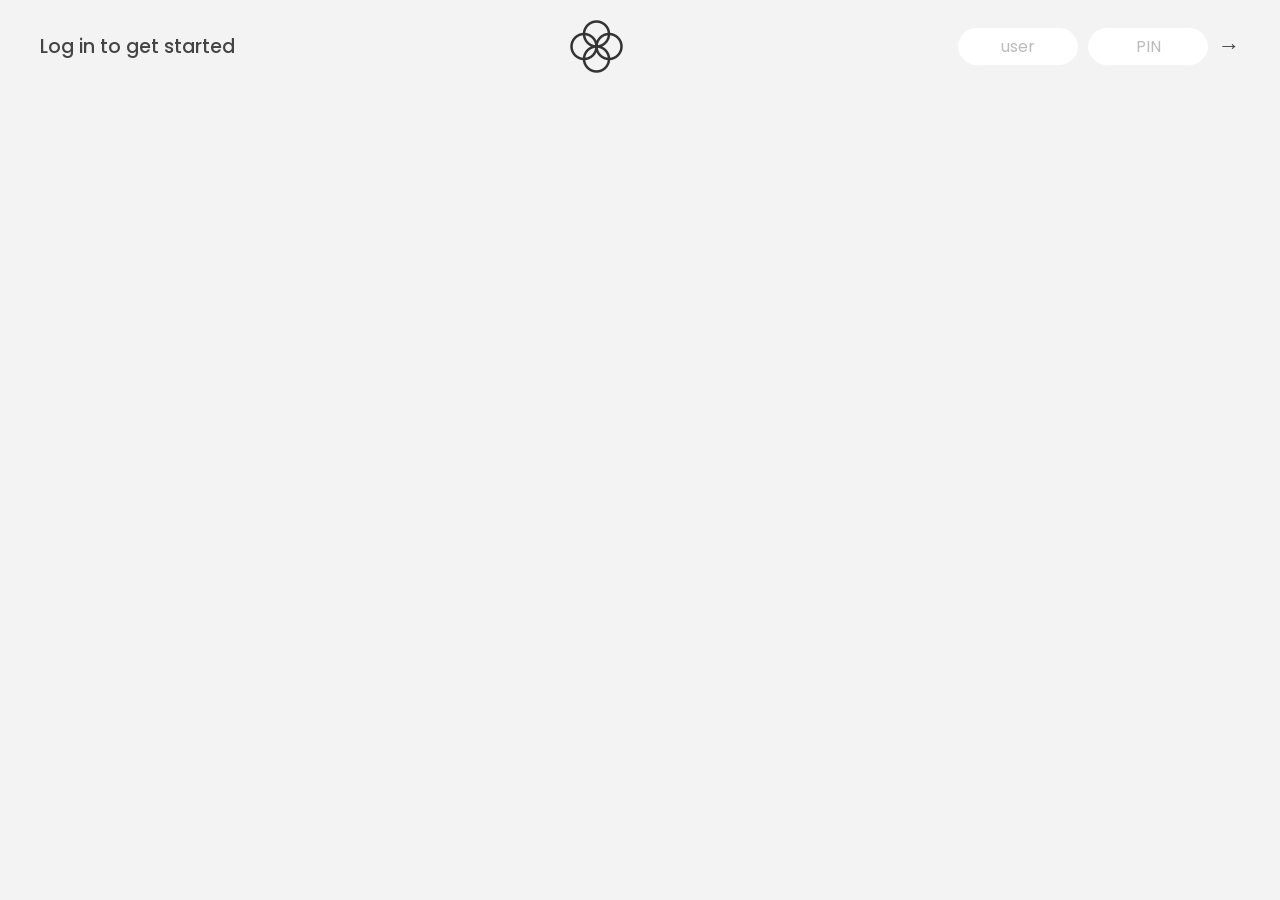
<file: 11 Working with arrays/index.html>
<!DOCTYPE html>
<html lang="en">
  <head>
    <meta charset="UTF-8" />
    <meta name="viewport" content="width=device-width, initial-scale=1.0" />
    <meta http-equiv="X-UA-Compatible" content="ie=edge" />
    <link rel="shortcut icon" type="image/png" href="/icon.png" />

    <link
      href="https://fonts.googleapis.com/css?family=Poppins:400,500,600&display=swap"
      rel="stylesheet"
    />

    <link rel="stylesheet" href="style.css" />
    <title>Bankist</title>
  </head>
  <body>
    <!-- TOP NAVIGATION -->
    <nav>
      <p class="welcome">Log in to get started</p>
      <img src="logo.png" alt="Logo" class="logo" />
      <form class="login">
        <input
          type="text"
          placeholder="user"
          class="login__input login__input--user"
        />
        <!-- In practice, use type="password" -->
        <input
          type="text"
          placeholder="PIN"
          maxlength="4"
          class="login__input login__input--pin"
        />
        <button class="login__btn">&rarr;</button>
      </form>
    </nav>

    <main class="app">
      <!-- BALANCE -->
      <div class="balance">
        <div>
          <p class="balance__label">Current balance</p>
          <p class="balance__date">
            As of <span class="date">05/03/2037</span>
          </p>
        </div>
        <p class="balance__value">0000€</p>
      </div>

      <!-- MOVEMENTS -->
      <div class="movements">
        <div class="movements__row">
          <div class="movements__type movements__type--deposit">2 deposit</div>
          <div class="movements__date">3 days ago</div>
          <div class="movements__value">4 000€</div>
        </div>
        <div class="movements__row">
          <div class="movements__type movements__type--withdrawal">
            1 withdrawal
          </div>
          <div class="movements__date">24/01/2037</div>
          <div class="movements__value">-378€</div>
        </div>
      </div>

      <!-- SUMMARY -->
      <div class="summary">
        <p class="summary__label">In</p>
        <p class="summary__value summary__value--in">0000€</p>
        <p class="summary__label">Out</p>
        <p class="summary__value summary__value--out">0000€</p>
        <p class="summary__label">Interest</p>
        <p class="summary__value summary__value--interest">0000€</p>
        <button class="btn--sort">&downarrow; SORT</button>
      </div>

      <!-- OPERATION: TRANSFERS -->
      <div class="operation operation--transfer">
        <h2>Transfer money</h2>
        <form class="form form--transfer">
          <input type="text" class="form__input form__input--to" />
          <input type="number" class="form__input form__input--amount" />
          <button class="form__btn form__btn--transfer">&rarr;</button>
          <label class="form__label">Transfer to</label>
          <label class="form__label">Amount</label>
        </form>
      </div>

      <!-- OPERATION: LOAN -->
      <div class="operation operation--loan">
        <h2>Request loan</h2>
        <form class="form form--loan">
          <input type="number" class="form__input form__input--loan-amount" />
          <button class="form__btn form__btn--loan">&rarr;</button>
          <label class="form__label form__label--loan">Amount</label>
        </form>
      </div>

      <!-- OPERATION: CLOSE -->
      <div class="operation operation--close">
        <h2>Close account</h2>
        <form class="form form--close">
          <input type="text" class="form__input form__input--user" />
          <input
            type="password"
            maxlength="6"
            class="form__input form__input--pin"
          />
          <button class="form__btn form__btn--close">&rarr;</button>
          <label class="form__label">Confirm user</label>
          <label class="form__label">Confirm PIN</label>
        </form>
      </div>

      <!-- LOGOUT TIMER -->
      <p class="logout-timer">
        You will be logged out in <span class="timer">05:00</span>
      </p>
    </main>

    <!-- <footer>
      &copy; by Jonas Schmedtmann. Don't claim as your own :)
    </footer> -->

    <script src="script.js"></script>
  </body>
</html>
</file>
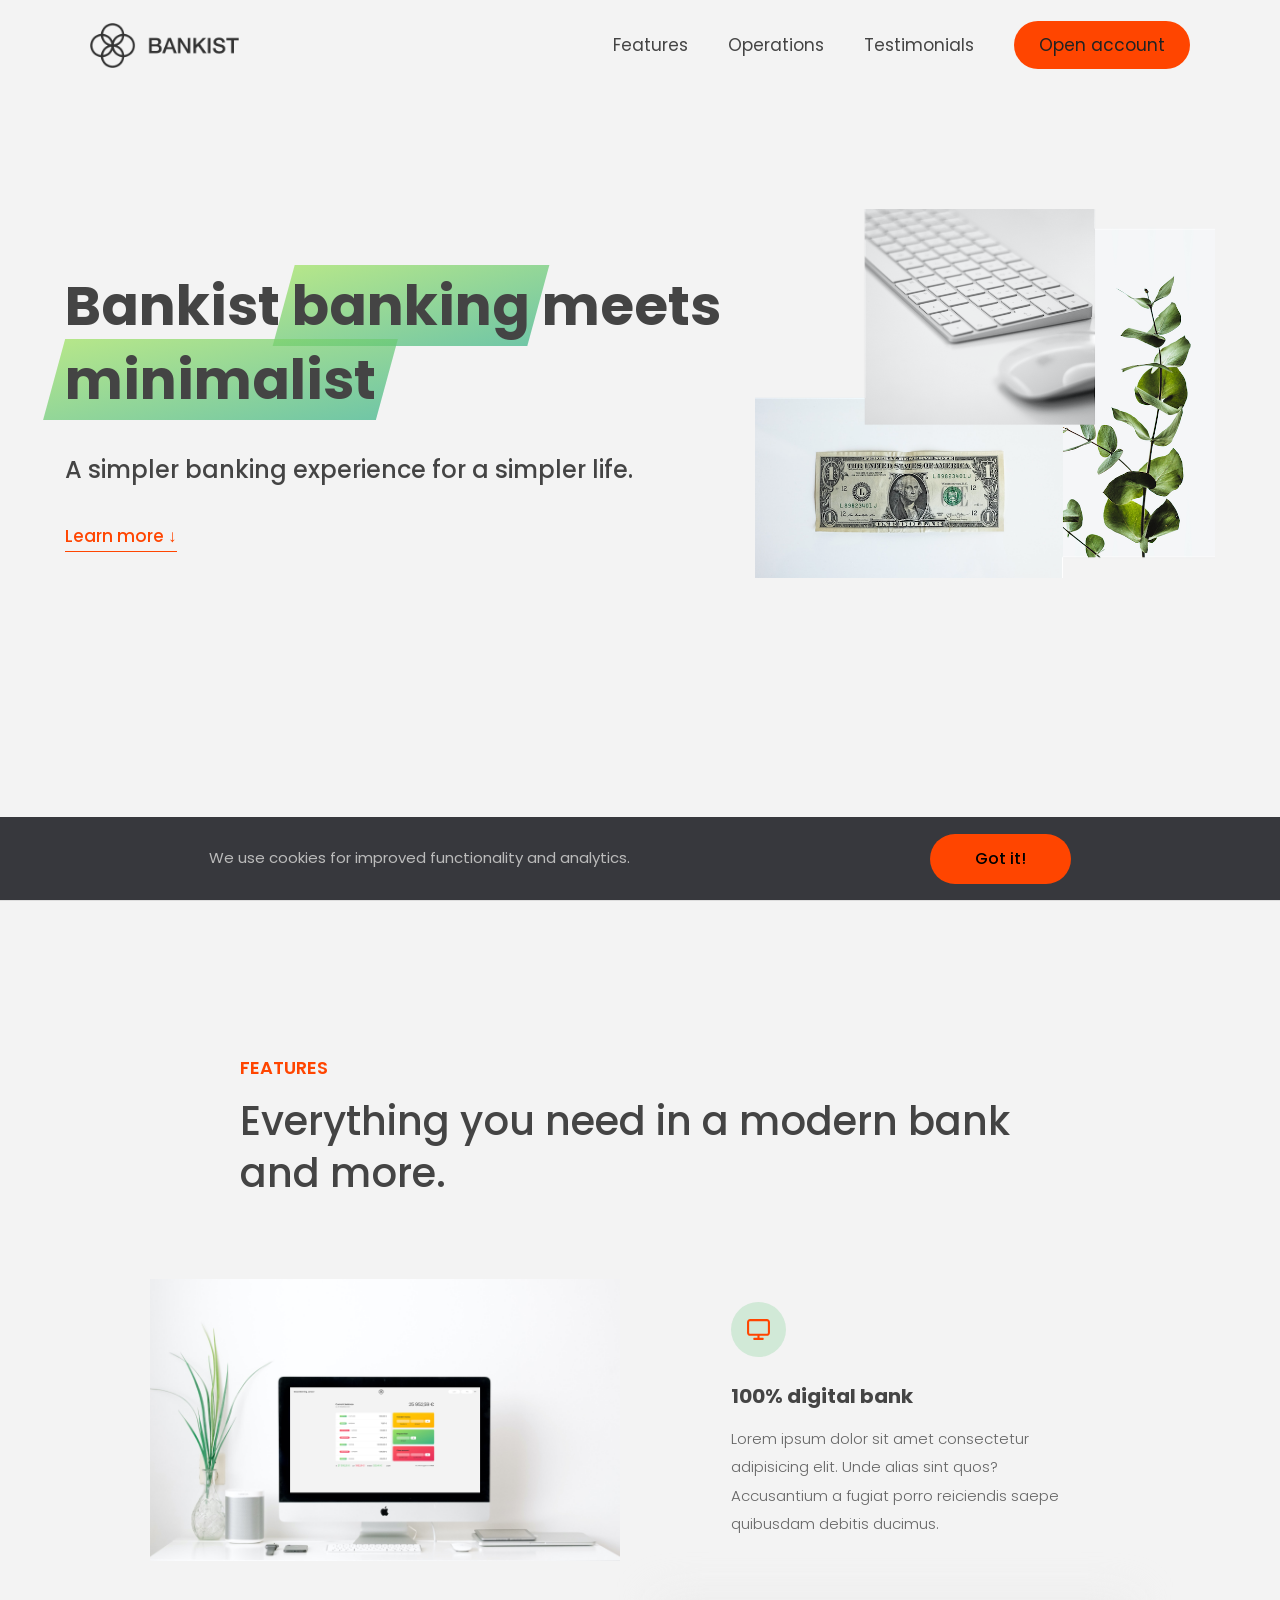
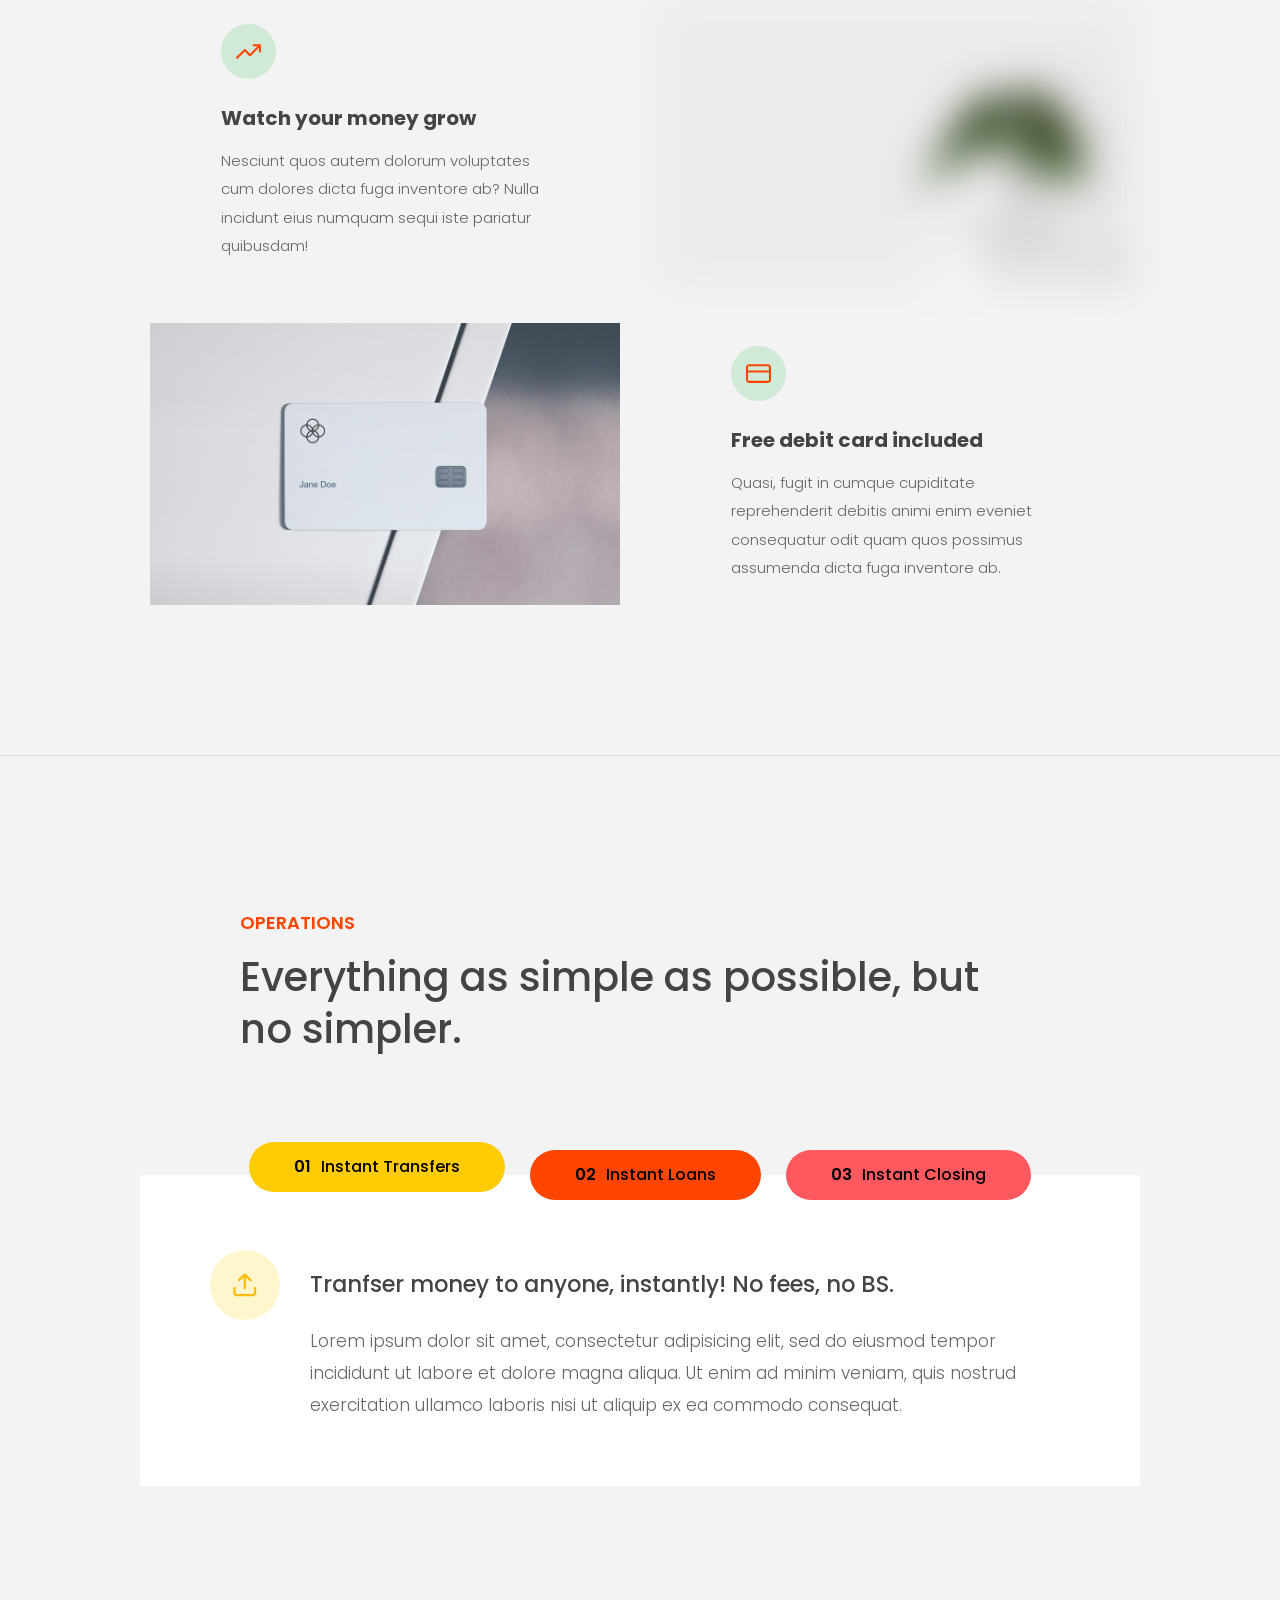
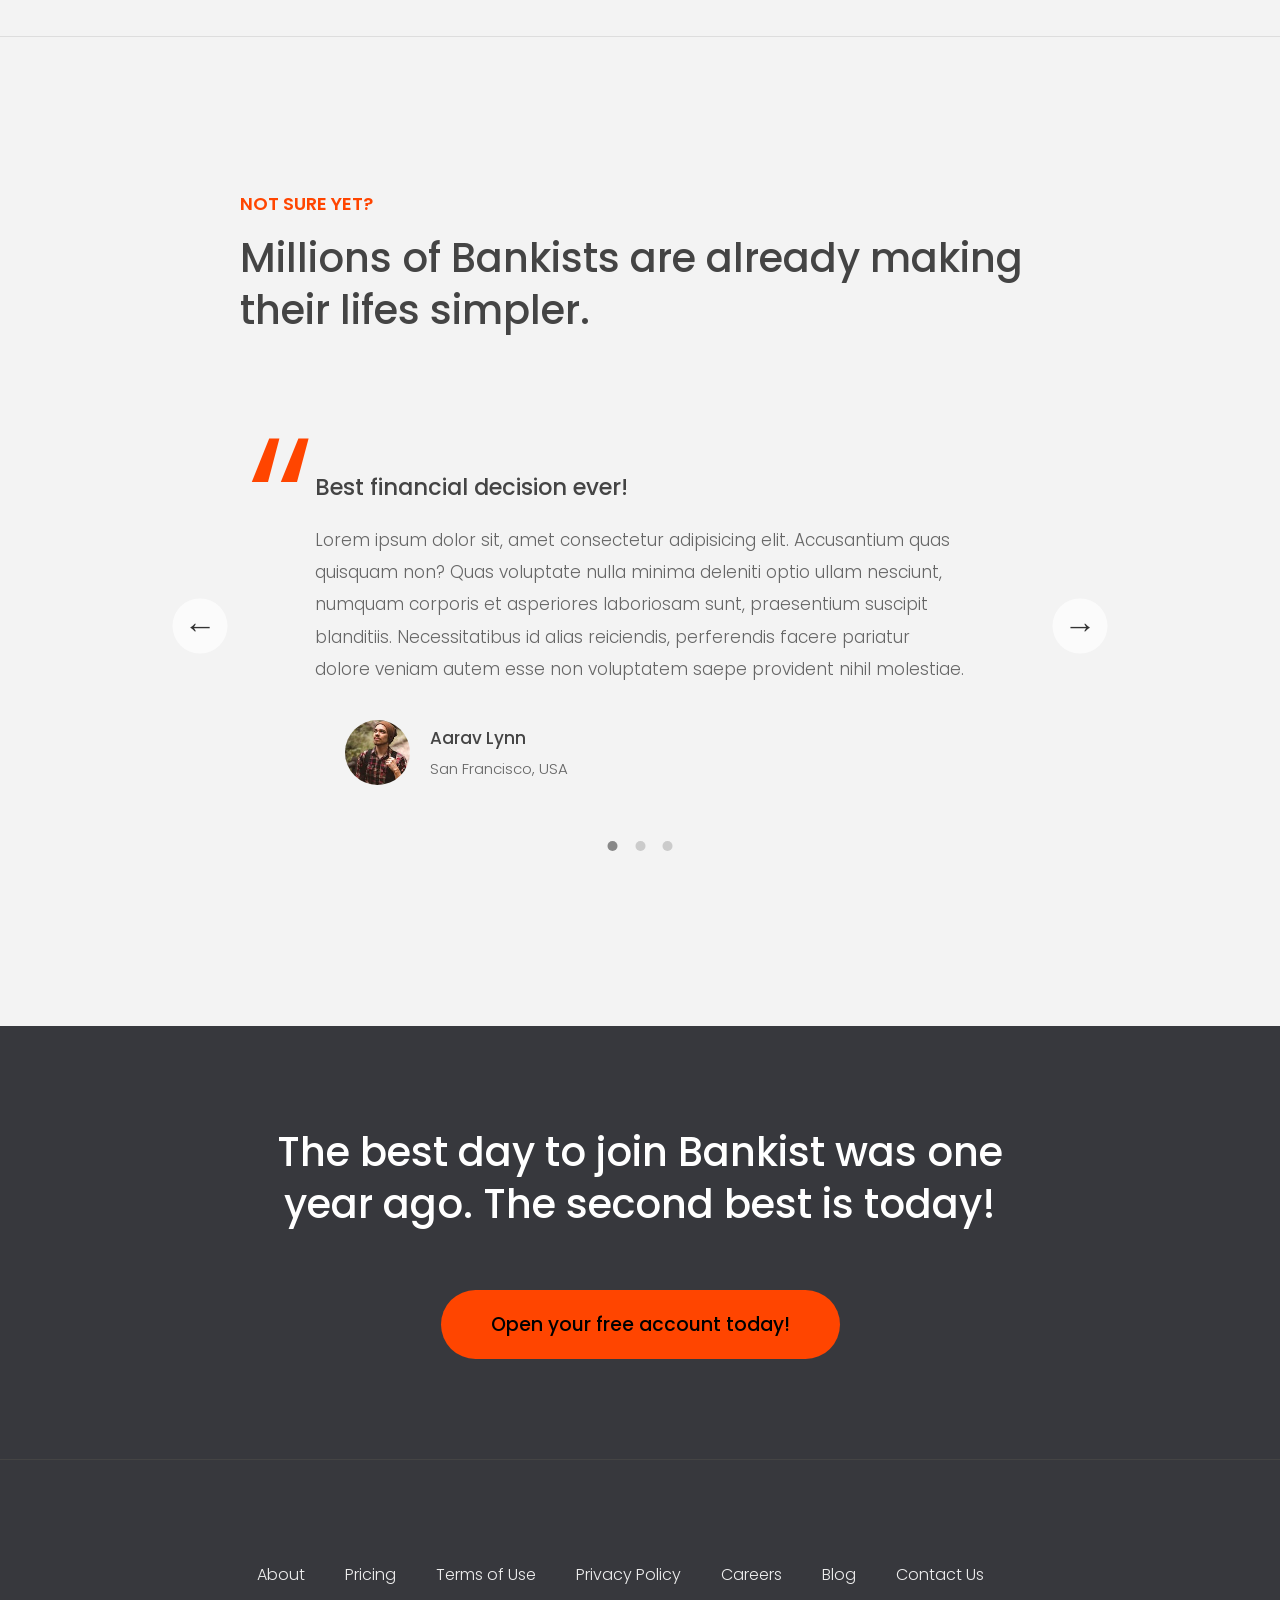
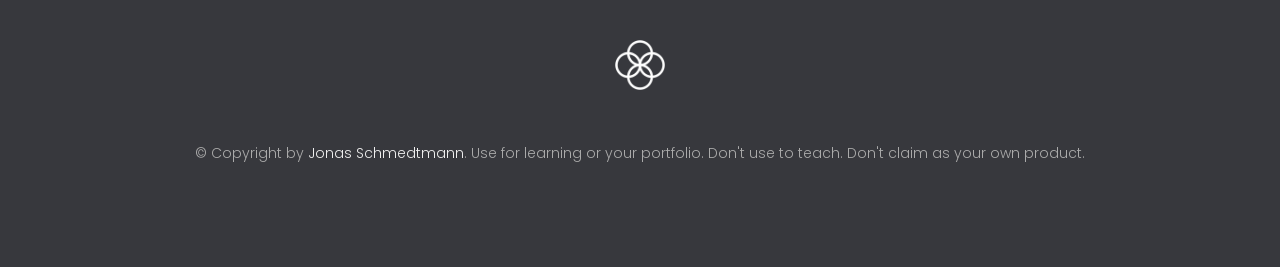
<file: 13 Advanced DOM and Events/index.html>
<!DOCTYPE html>
<html lang="en">

<head>
  <meta charset="UTF-8" />
  <meta name="viewport" content="width=device-width, initial-scale=1.0" />
  <meta http-equiv="X-UA-Compatible" content="ie=edge" />
  <link rel="shortcut icon" type="image/png" href="img/icon.png" />

  <link href="https://fonts.googleapis.com/css?family=Poppins:300,400,500,600&display=swap" rel="stylesheet" />
  <link rel="stylesheet" href="style.css" />
  <title>Bankist | When Banking meets Minimalist</title>
  <!-- for fast loading -->
  <script defer src="script.js"></script>
</head>

<body>
  <header class="header">
    <nav class="nav">
      <img src="img/logo.png" alt="Bankist logo" class="nav__logo" id="logo" data-version-number="3.0" />
      <ul class="nav__links">
        <li class="nav__item">
          <a class="nav__link" href="#section--1">Features</a>
        </li>
        <li class="nav__item">
          <a class="nav__link" href="#section--2">Operations</a>
        </li>
        <li class="nav__item">
          <a class="nav__link" href="#section--3">Testimonials</a>
        </li>
        <li class="nav__item">
          <a class="nav__link nav__link--btn btn--show-modal" href="#">Open account</a>
        </li>
      </ul>
    </nav>

    <div class="header__title">
      <h1>
        Bankist
        <!-- Green highlight effect -->
        <span class="highlight">banking</span>
        meets<br />
        <span class="highlight">minimalist</span>
      </h1>
      <h4>A simpler banking experience for a simpler life.</h4>
      <button class="btn--text btn--scroll-to">Learn more &DownArrow;</button>
      <img src="img/hero.png" class="header__img" alt="Minimalist bank items" />
    </div>
  </header>

  <section class="section" id="section--1">
    <div class="section__title">
      <h2 class="section__description">Features</h2>
      <h3 class="section__header">
        Everything you need in a modern bank and more.
      </h3>
    </div>

    <div class="features">
      <img src="img/digital-lazy.jpg" data-src="img/digital.jpg" alt="Computer" class="features__img lazy-img" />
      <div class="features__feature">
        <div class="features__icon">
          <svg>
            <use xlink:href="img/icons.svg#icon-monitor"></use>
          </svg>
        </div>
        <h5 class="features__header">100% digital bank</h5>
        <p>
          Lorem ipsum dolor sit amet consectetur adipisicing elit. Unde alias
          sint quos? Accusantium a fugiat porro reiciendis saepe quibusdam
          debitis ducimus.
        </p>
      </div>

      <div class="features__feature">
        <div class="features__icon">
          <svg>
            <use xlink:href="img/icons.svg#icon-trending-up"></use>
          </svg>
        </div>
        <h5 class="features__header">Watch your money grow</h5>
        <p>
          Nesciunt quos autem dolorum voluptates cum dolores dicta fuga
          inventore ab? Nulla incidunt eius numquam sequi iste pariatur
          quibusdam!
        </p>
      </div>
      <img src="img/grow-lazy.jpg" data-src="img/grow.jpg" alt="Plant" class="features__img lazy-img" />

      <img src="img/card-lazy.jpg" data-src="img/card.jpg" alt="Credit card" class="features__img lazy-img" />
      <div class="features__feature">
        <div class="features__icon">
          <svg>
            <use xlink:href="img/icons.svg#icon-credit-card"></use>
          </svg>
        </div>
        <h5 class="features__header">Free debit card included</h5>
        <p>
          Quasi, fugit in cumque cupiditate reprehenderit debitis animi enim
          eveniet consequatur odit quam quos possimus assumenda dicta fuga
          inventore ab.
        </p>
      </div>
    </div>
  </section>

  <section class="section" id="section--2">
    <div class="section__title">
      <h2 class="section__description">Operations</h2>
      <h3 class="section__header">
        Everything as simple as possible, but no simpler.
      </h3>
    </div>

    <div class="operations">
      <div class="operations__tab-container">
        <button class="btn operations__tab operations__tab--1 operations__tab--active" data-tab="1">
          <span>01</span>Instant Transfers
        </button>
        <button class="btn operations__tab operations__tab--2" data-tab="2">
          <span>02</span>Instant Loans
        </button>
        <button class="btn operations__tab operations__tab--3" data-tab="3">
          <span>03</span>Instant Closing
        </button>
      </div>
      <div class="operations__content operations__content--1 operations__content--active">
        <div class="operations__icon operations__icon--1">
          <svg>
            <use xlink:href="img/icons.svg#icon-upload"></use>
          </svg>
        </div>
        <h5 class="operations__header">
          Tranfser money to anyone, instantly! No fees, no BS.
        </h5>
        <p>
          Lorem ipsum dolor sit amet, consectetur adipisicing elit, sed do
          eiusmod tempor incididunt ut labore et dolore magna aliqua. Ut enim
          ad minim veniam, quis nostrud exercitation ullamco laboris nisi ut
          aliquip ex ea commodo consequat.
        </p>
      </div>

      <div class="operations__content operations__content--2">
        <div class="operations__icon operations__icon--2">
          <svg>
            <use xlink:href="img/icons.svg#icon-home"></use>
          </svg>
        </div>
        <h5 class="operations__header">
          Buy a home or make your dreams come true, with instant loans.
        </h5>
        <p>
          Duis aute irure dolor in reprehenderit in voluptate velit esse
          cillum dolore eu fugiat nulla pariatur. Excepteur sint occaecat
          cupidatat non proident, sunt in culpa qui officia deserunt mollit
          anim id est laborum.
        </p>
      </div>
      <div class="operations__content operations__content--3">
        <div class="operations__icon operations__icon--3">
          <svg>
            <use xlink:href="img/icons.svg#icon-user-x"></use>
          </svg>
        </div>
        <h5 class="operations__header">
          No longer need your account? No problem! Close it instantly.
        </h5>
        <p>
          Excepteur sint occaecat cupidatat non proident, sunt in culpa qui
          officia deserunt mollit anim id est laborum. Ut enim ad minim
          veniam, quis nostrud exercitation ullamco laboris nisi ut aliquip ex
          ea commodo consequat.
        </p>
      </div>
    </div>
  </section>

  <section class="section" id="section--3">
    <div class="section__title section__title--testimonials">
      <h2 class="section__description">Not sure yet?</h2>
      <h3 class="section__header">
        Millions of Bankists are already making their lifes simpler.
      </h3>
    </div>

    <div class="slider">
      <div class="slide slide--1">
        <div class="testimonial">
          <h5 class="testimonial__header">Best financial decision ever!</h5>
          <blockquote class="testimonial__text">
            Lorem ipsum dolor sit, amet consectetur adipisicing elit.
            Accusantium quas quisquam non? Quas voluptate nulla minima
            deleniti optio ullam nesciunt, numquam corporis et asperiores
            laboriosam sunt, praesentium suscipit blanditiis. Necessitatibus
            id alias reiciendis, perferendis facere pariatur dolore veniam
            autem esse non voluptatem saepe provident nihil molestiae.
          </blockquote>
          <address class="testimonial__author">
            <img src="img/user-1.jpg" alt="" class="testimonial__photo" />
            <h6 class="testimonial__name">Aarav Lynn</h6>
            <p class="testimonial__location">San Francisco, USA</p>
          </address>
        </div>
      </div>

      <div class="slide slide--2">
        <div class="testimonial">
          <h5 class="testimonial__header">
            The last step to becoming a complete minimalist
          </h5>
          <blockquote class="testimonial__text">
            Quisquam itaque deserunt ullam, quia ea repellendus provident,
            ducimus neque ipsam modi voluptatibus doloremque, corrupti
            laborum. Incidunt numquam perferendis veritatis neque repellendus.
            Lorem, ipsum dolor sit amet consectetur adipisicing elit. Illo
            deserunt exercitationem deleniti.
          </blockquote>
          <address class="testimonial__author">
            <img src="img/user-2.jpg" alt="" class="testimonial__photo" />
            <h6 class="testimonial__name">Miyah Miles</h6>
            <p class="testimonial__location">London, UK</p>
          </address>
        </div>
      </div>

      <div class="slide slide--3">
        <div class="testimonial">
          <h5 class="testimonial__header">
            Finally free from old-school banks
          </h5>
          <blockquote class="testimonial__text">
            Debitis, nihil sit minus suscipit magni aperiam vel tenetur
            incidunt commodi architecto numquam omnis nulla autem,
            necessitatibus blanditiis modi similique quidem. Odio aliquam
            culpa dicta beatae quod maiores ipsa minus consequatur error sunt,
            deleniti saepe aliquid quos inventore sequi. Necessitatibus id
            alias reiciendis, perferendis facere.
          </blockquote>
          <address class="testimonial__author">
            <img src="img/user-3.jpg" alt="" class="testimonial__photo" />
            <h6 class="testimonial__name">Francisco Gomes</h6>
            <p class="testimonial__location">Lisbon, Portugal</p>
          </address>
        </div>
      </div>

      <!-- <div class="slide"><img src="img/img-1.jpg" alt="Photo 1" /></div>
        <div class="slide"><img src="img/img-2.jpg" alt="Photo 2" /></div>
        <div class="slide"><img src="img/img-3.jpg" alt="Photo 3" /></div>
        <div class="slide"><img src="img/img-4.jpg" alt="Photo 4" /></div> -->
      <button class="slider__btn slider__btn--left">&larr;</button>
      <button class="slider__btn slider__btn--right">&rarr;</button>
      <div class="dots"></div>
    </div>
  </section>

  <section class="section section--sign-up">
    <div class="section__title">
      <h3 class="section__header">
        The best day to join Bankist was one year ago. The second best is
        today!
      </h3>
    </div>
    <button class="btn btn--show-modal">Open your free account today!</button>
  </section>

  <footer class="footer">
    <ul class="footer__nav">
      <li class="footer__item">
        <a class="footer__link" href="#">About</a>
      </li>
      <li class="footer__item">
        <a class="footer__link" href="#">Pricing</a>
      </li>
      <li class="footer__item">
        <a class="footer__link" href="#">Terms of Use</a>
      </li>
      <li class="footer__item">
        <a class="footer__link" href="#">Privacy Policy</a>
      </li>
      <li class="footer__item">
        <a class="footer__link" href="#">Careers</a>
      </li>
      <li class="footer__item">
        <a class="footer__link" href="#">Blog</a>
      </li>
      <li class="footer__item">
        <a class="footer__link" href="#">Contact Us</a>
      </li>
    </ul>
    <img src="img/icon.png" alt="Logo" class="footer__logo" />
    <p class="footer__copyright">
      &copy; Copyright by
      <a class="footer__link twitter-link" target="_blank" href="https://twitter.com/jonasschmedtman">Jonas
        Schmedtmann</a>. Use for learning or your portfolio. Don't use to teach. Don't claim
      as your own product.
    </p>
  </footer>

  <div class="modal hidden">
    <button class="btn--close-modal">&times;</button>
    <h2 class="modal__header">
      Open your bank account <br />
      in just <span class="highlight">5 minutes</span>
    </h2>
    <form class="modal__form">
      <label>First Name</label>
      <input type="text" />
      <label>Last Name</label>
      <input type="text" />
      <label>Email Address</label>
      <input type="email" />
      <button class="btn">Next step &rarr;</button>
    </form>
  </div>
  <div class="overlay hidden"></div>

</body>

</html>
</file>
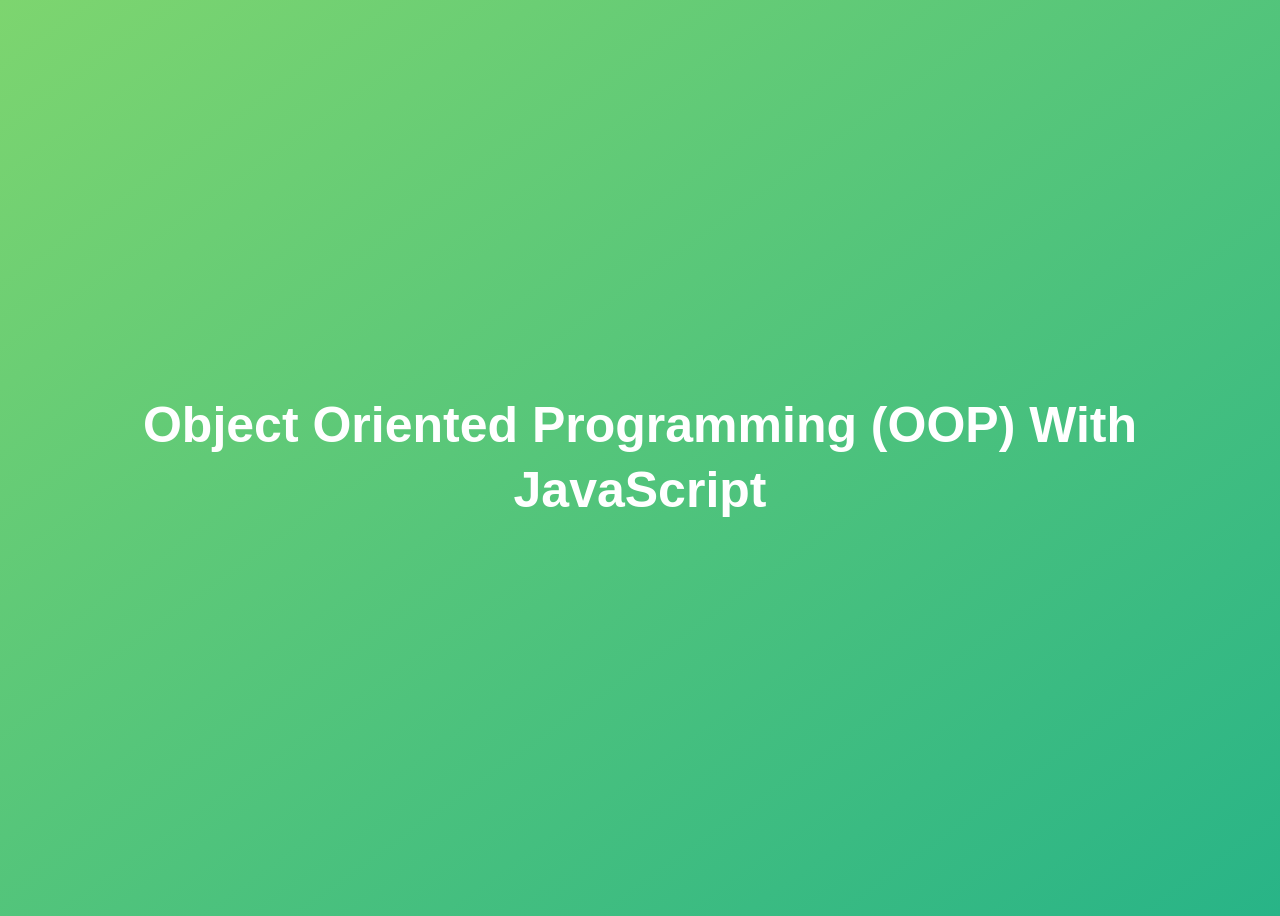
<file: 14 Object-Oriented Programming(OOP) with JavaScript/index.html>
<!DOCTYPE html>
<html lang="en">
  <head>
    <meta charset="UTF-8" />
    <meta name="viewport" content="width=device-width, initial-scale=1.0" />
    <meta http-equiv="X-UA-Compatible" content="ie=edge" />
    <title>Object Oriented Programming (OOP) With JavaScript</title>
    <style>
      body {
        height: 100vh;
        display: flex;
        align-items: center;
        background: linear-gradient(to top left, #28b487, #7dd56f);
      }
      h1 {
        font-family: sans-serif;
        font-size: 50px;
        line-height: 1.3;
        width: 100%;
        padding: 30px;
        text-align: center;
        color: white;
      }
    </style>
    <script defer src="script.js"></script>
  </head>
  <body>
    <h1>Object Oriented Programming (OOP) With JavaScript</h1>
  </body>
</html>
</file>
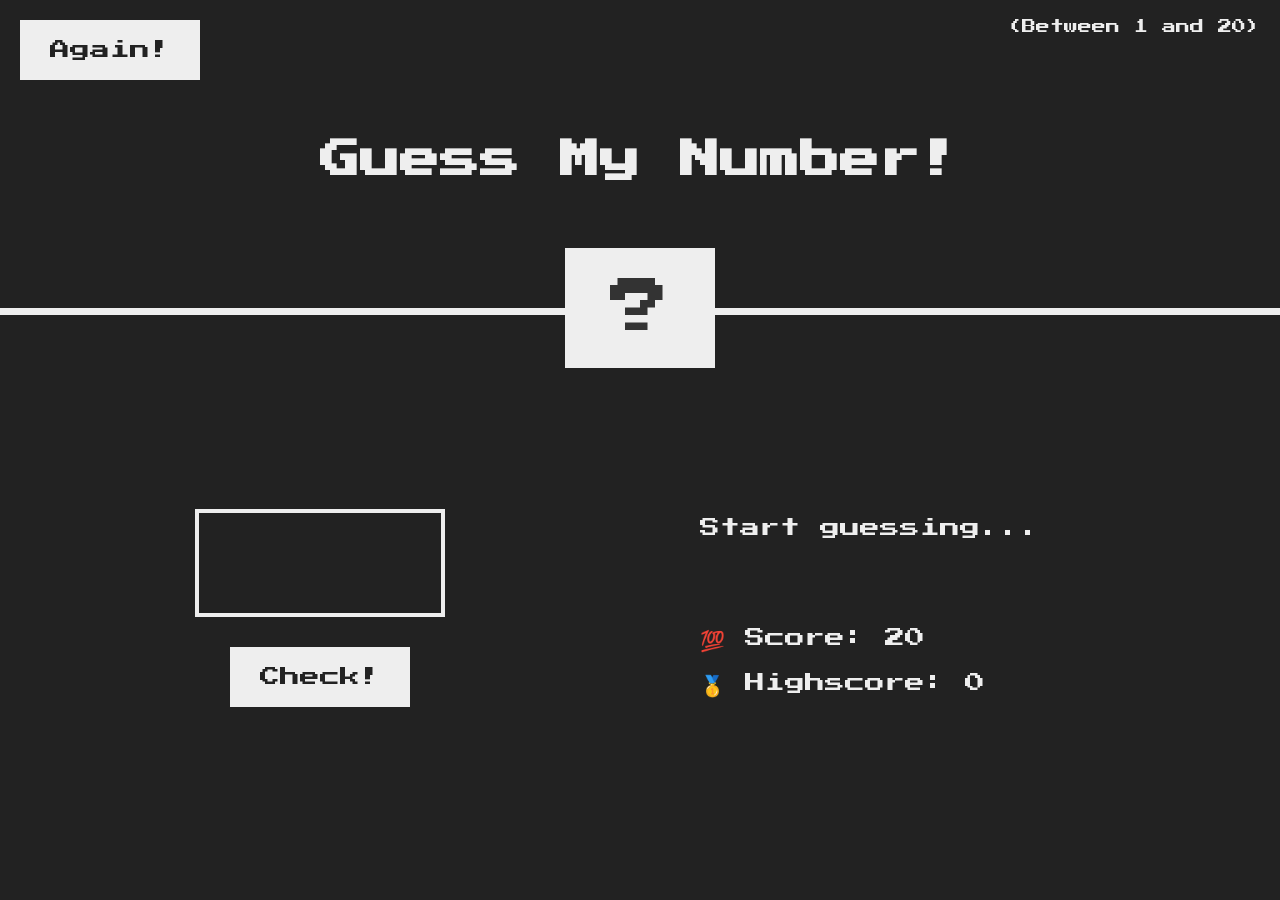
<file: 07 JavaScript in the Browser/guess my number/index.html>
<!DOCTYPE html>
<html lang="en">

<head>
	<meta charset="UTF-8" />
	<meta name="viewport" content="width=device-width, initial-scale=1.0" />
	<meta http-equiv="X-UA-Compatible" content="ie=edge" />
	<link rel="stylesheet" href="style.css" />
	<title>Guess My Number!</title>
</head>

<body>
	<header>
		<h1>Guess My Number!</h1>
		<p class="between">(Between 1 and 20)</p>
		<button class="btn again">Again!</button>
		<div class="number">?</div>
	</header>
	<main>
		<section class="left">
			<input type="number" class="guess" />
			<button class="btn check">Check!</button>
		</section>
		<section class="right">
			<p class="message">Start guessing...</p>
			<p class="label-score">💯 Score: <span class="score">20</span></p>
			<p class="label-highscore">
				🥇 Highscore: <span class="highscore">0</span>
			</p>
		</section>
	</main>
	<script src="script.js"></script>
</body>

</html>
</file>
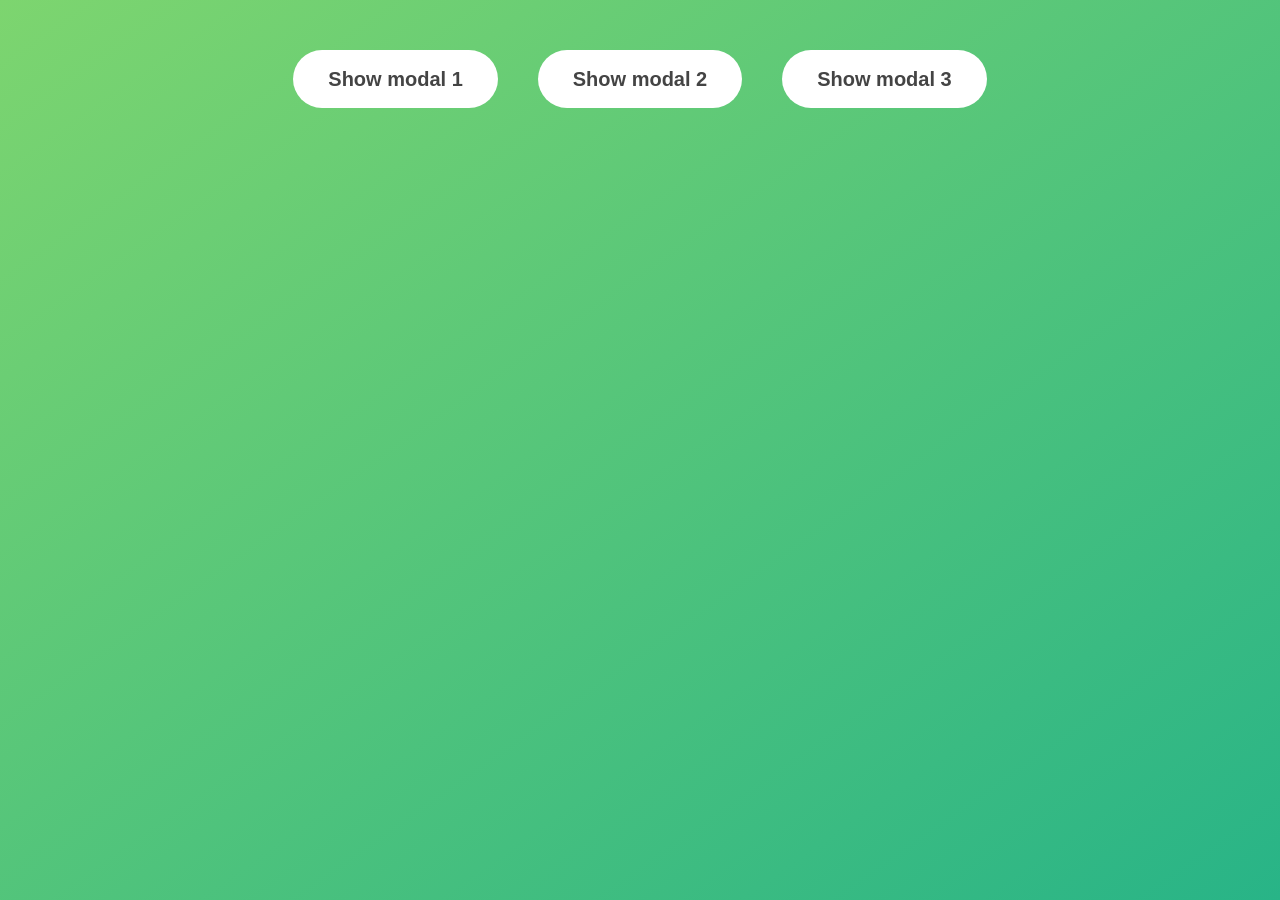
<file: 07 JavaScript in the Browser/modal window/index.html>
<!DOCTYPE html>
<html lang="en">

<head>
	<meta charset="UTF-8" />
	<meta name="viewport" content="width=device-width, initial-scale=1.0" />
	<meta http-equiv="X-UA-Compatible" content="ie=edge" />
	<link rel="stylesheet" href="style.css" />
	<title>Modal window</title>
</head>

<body>
	<button class="show-modal">Show modal 1</button>
	<button class="show-modal">Show modal 2</button>
	<button class="show-modal">Show modal 3</button>

	<div class="modal hidden">
		<button class="close-modal">&times;</button>
		<h1>I'm a modal window 😍</h1>
		<p>
			Lorem ipsum dolor sit amet, consectetur adipisicing elit, sed do eiusmod
			tempor incididunt ut labore et dolore magna aliqua. Ut enim ad minim
			veniam, quis nostrud exercitation ullamco laboris nisi ut aliquip ex ea
			commodo consequat. Duis aute irure dolor in reprehenderit in voluptate
			velit esse cillum dolore eu fugiat nulla pariatur. Excepteur sint
			occaecat cupidatat non proident, sunt in culpa qui officia deserunt
			mollit anim id est laborum.
		</p>
	</div>
	<div class="overlay hidden"></div>

	<script src="script.js"></script>
</body>

</html>
</file>
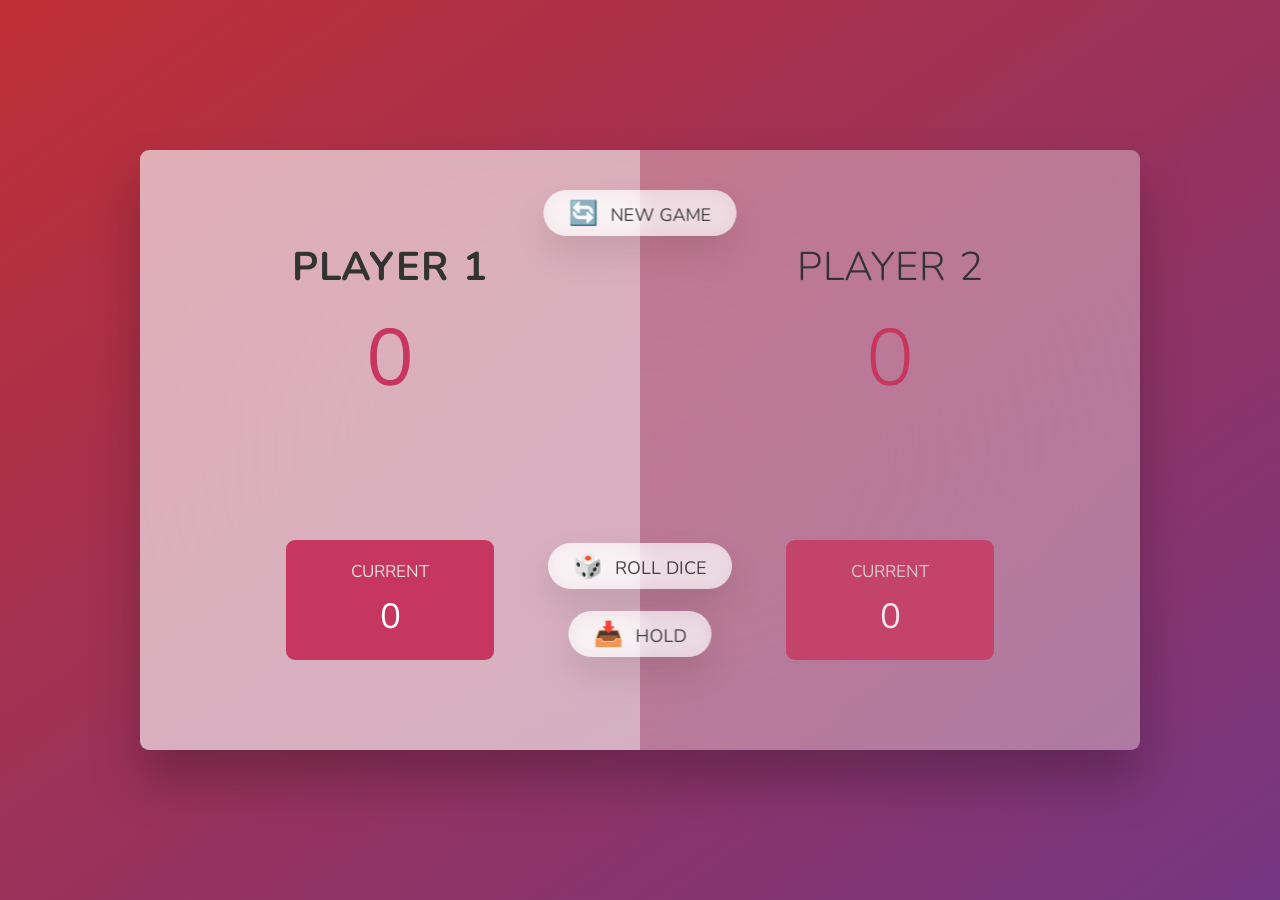
<file: 07 JavaScript in the Browser/ping game/index.html>
<!DOCTYPE html>
<html lang="en">
  <head>
    <meta charset="UTF-8" />
    <meta name="viewport" content="width=device-width, initial-scale=1.0" />
    <meta http-equiv="X-UA-Compatible" content="ie=edge" />
    <link rel="stylesheet" href="style.css" />
    <title>Pig Game</title>
  </head>
  <body>
    <main>
      <section class="player player--0 player--active">
        <h2 class="name" id="name--0">Player 1</h2>
        <p class="score" id="score--0">43</p>
        <div class="current">
          <p class="current-label">Current</p>
          <p class="current-score" id="current--0">0</p>
        </div>
      </section>
      <section class="player player--1">
        <h2 class="name" id="name--1">Player 2</h2>
        <p class="score" id="score--1">24</p>
        <div class="current">
          <p class="current-label">Current</p>
          <p class="current-score" id="current--1">0</p>
        </div>
      </section>

      <img src="dice-5.png" alt="Playing dice" class="dice" />
      <button class="btn btn--new">🔄 New game</button>
      <button class="btn btn--roll">🎲 Roll dice</button>
      <button class="btn btn--hold">📥 Hold</button>
    </main>
    <script src="script.js"></script>
  </body>
</html>
</file>
<file: 11 Working with arrays/style.css>
/*
 * Use this CSS to learn some intersting techniques,
 * in case you're wondering how I built the UI.
 * Have fun! 😁
 */

* {
	margin: 0;
	padding: 0;
	box-sizing: inherit;
}

html {
	font-size: 62.5%;
	box-sizing: border-box;
}

body {
	font-family: "Poppins", sans-serif;
	color: #444;
	background-color: #f3f3f3;
	height: 100vh;
	padding: 2rem;
}

nav {
	display: flex;
	justify-content: space-between;
	align-items: center;
	padding: 0 2rem;
}

.welcome {
	font-size: 1.9rem;
	font-weight: 500;
}

.logo {
	height: 5.25rem;
}

.login {
	display: flex;
}

.login__input {
	border: none;
	padding: 0.5rem 2rem;
	font-size: 1.6rem;
	font-family: inherit;
	text-align: center;
	width: 12rem;
	border-radius: 10rem;
	margin-right: 1rem;
	color: inherit;
	border: 1px solid #fff;
	transition: all 0.3s;
}

.login__input:focus {
	outline: none;
	border: 1px solid #ccc;
}

.login__input::placeholder {
	color: #bbb;
}

.login__btn {
	border: none;
	background: none;
	font-size: 2.2rem;
	color: inherit;
	cursor: pointer;
	transition: all 0.3s;
}

.login__btn:hover,
.login__btn:focus,
.btn--sort:hover,
.btn--sort:focus {
	outline: none;
	color: #777;
}

/* MAIN */
.app {
	position: relative;
	max-width: 100rem;
	margin: 4rem auto;
	display: grid;
	grid-template-columns: 4fr 3fr;
	grid-template-rows: auto repeat(3, 15rem) auto;
	gap: 2rem;

	/* NOTE This creates the fade in/out animation */
	opacity: 0;
	transition: all 1s;
}

.balance {
	grid-column: 1 / span 2;
	display: flex;
	align-items: flex-end;
	justify-content: space-between;
	margin-bottom: 2rem;
}

.balance__label {
	font-size: 2.2rem;
	font-weight: 500;
	margin-bottom: -0.2rem;
}

.balance__date {
	font-size: 1.4rem;
	color: #888;
}

.balance__value {
	font-size: 4.5rem;
	font-weight: 400;
}

/* MOVEMENTS */
.movements {
	grid-row: 2 / span 3;
	background-color: #fff;
	border-radius: 1rem;
	overflow: scroll;
}

.movements__row {
	padding: 2.25rem 4rem;
	display: flex;
	align-items: center;
	border-bottom: 1px solid #eee;
}

.movements__type {
	font-size: 1.1rem;
	text-transform: uppercase;
	font-weight: 500;
	color: #fff;
	padding: 0.1rem 1rem;
	border-radius: 10rem;
	margin-right: 2rem;
}

.movements__date {
	font-size: 1.1rem;
	text-transform: uppercase;
	font-weight: 500;
	color: #666;
}

.movements__type--deposit {
	background-image: linear-gradient(to top left, #39b385, #9be15d);
}

.movements__type--withdrawal {
	background-image: linear-gradient(to top left, #e52a5a, #ff585f);
}

.movements__value {
	font-size: 1.7rem;
	margin-left: auto;
}

/* SUMMARY */
.summary {
	grid-row: 5 / 6;
	display: flex;
	align-items: baseline;
	padding: 0 0.3rem;
	margin-top: 1rem;
}

.summary__label {
	font-size: 1.2rem;
	font-weight: 500;
	text-transform: uppercase;
	margin-right: 0.8rem;
}

.summary__value {
	font-size: 2.2rem;
	margin-right: 2.5rem;
}

.summary__value--in,
.summary__value--interest {
	color: #66c873;
}

.summary__value--out {
	color: #f5465d;
}

.btn--sort {
	margin-left: auto;
	border: none;
	background: none;
	font-size: 1.3rem;
	font-weight: 500;
	cursor: pointer;
}

/* OPERATIONS */
.operation {
	border-radius: 1rem;
	padding: 3rem 4rem;
	color: #333;
}

.operation--transfer {
	background-image: linear-gradient(to top left, #ffb003, #ffcb03);
}

.operation--loan {
	background-image: linear-gradient(to top left, #39b385, #9be15d);
}

.operation--close {
	background-image: linear-gradient(to top left, #e52a5a, #ff585f);
}

h2 {
	margin-bottom: 1.5rem;
	font-size: 1.7rem;
	font-weight: 600;
	color: #333;
}

.form {
	display: grid;
	grid-template-columns: 2.5fr 2.5fr 1fr;
	grid-template-rows: auto auto;
	gap: 0.4rem 1rem;
}

/* Exceptions for interst */
.form.form--loan {
	grid-template-columns: 2.5fr 1fr 2.5fr;
}
.form__label--loan {
	grid-row: 2;
}
/* End exceptions */

.form__input {
	width: 100%;
	border: none;
	background-color: rgba(255, 255, 255, 0.4);
	font-family: inherit;
	font-size: 1.5rem;
	text-align: center;
	color: #333;
	padding: 0.3rem 1rem;
	border-radius: 0.7rem;
	transition: all 0.3s;
}

.form__input:focus {
	outline: none;
	background-color: rgba(255, 255, 255, 0.6);
}

.form__label {
	font-size: 1.3rem;
	text-align: center;
}

.form__btn {
	border: none;
	border-radius: 0.7rem;
	font-size: 1.8rem;
	background-color: #fff;
	cursor: pointer;
	transition: all 0.3s;
}

.form__btn:focus {
	outline: none;
	background-color: rgba(255, 255, 255, 0.8);
}

.logout-timer {
	padding: 0 0.3rem;
	margin-top: 1.9rem;
	text-align: right;
	font-size: 1.25rem;
}

.timer {
	font-weight: 600;
}
</file>
<file: 13 Advanced DOM and Events/style.css>
/* The page is NOT responsive. You can implement responsiveness yourself if you wanna have some fun 😃 */

:root {
	--color-primary: #5ec576;
	--color-secondary: #ffcb03;
	--color-tertiary: #ff585f;
	--color-primary-darker: #4bbb7d;
	--color-secondary-darker: #ffbb00;
	--color-tertiary-darker: #fd424b;
	--color-primary-opacity: #5ec5763a;
	--color-secondary-opacity: #ffcd0331;
	--color-tertiary-opacity: #ff58602d;
	--gradient-primary: linear-gradient(to top left, #39b385, #9be15d);
	--gradient-secondary: linear-gradient(to top left, #ffb003, #ffcb03);
}

* {
	margin: 0;
	padding: 0;
	box-sizing: inherit;
}

html {
	font-size: 62.5%;
	box-sizing: border-box;
}

body {
	font-family: "Poppins", sans-serif;
	font-weight: 300;
	color: #444;
	line-height: 1.9;
	background-color: #f3f3f3;
}

/* GENERAL ELEMENTS */
.section {
	padding: 15rem 3rem;
	border-top: 1px solid #ddd;

	transition: transform 1s, opacity 1s;
}

.section--hidden {
	opacity: 0;
	transform: translateY(8rem);
}

.section__title {
	max-width: 80rem;
	margin: 0 auto 8rem auto;
}

.section__description {
	font-size: 1.8rem;
	font-weight: 600;
	text-transform: uppercase;
	color: var(--color-primary);
	margin-bottom: 1rem;
}

.section__header {
	font-size: 4rem;
	line-height: 1.3;
	font-weight: 500;
}

.btn {
	display: inline-block;
	background-color: var(--color-primary);
	font-size: 1.6rem;
	font-family: inherit;
	font-weight: 500;
	border: none;
	padding: 1.25rem 4.5rem;
	border-radius: 10rem;
	cursor: pointer;
	transition: all 0.3s;
}

.btn:hover {
	background-color: var(--color-primary-darker);
}

.btn--text {
	display: inline-block;
	background: none;
	font-size: 1.7rem;
	font-family: inherit;
	font-weight: 500;
	color: var(--color-primary);
	border: none;
	border-bottom: 1px solid currentColor;
	padding-bottom: 2px;
	cursor: pointer;
	transition: all 0.3s;
}

p {
	color: #666;
}

/* This is BAD for accessibility! Don't do in the real world! */
button:focus {
	outline: none;
}

img {
	transition: filter 0.5s;
}

.lazy-img {
	filter: blur(20px);
}

/* NAVIGATION */
.nav {
	display: flex;
	justify-content: space-between;
	align-items: center;
	height: 9rem;
	width: 100%;
	padding: 0 6rem;
	z-index: 100;
}

/* nav and stickly class at the same time */
.nav.sticky {
	position: fixed;
	background-color: rgba(255, 255, 255, 0.95);
}

.nav__logo {
	height: 4.5rem;
	transition: all 0.3s;
}

.nav__links {
	display: flex;
	align-items: center;
	list-style: none;
}

.nav__item {
	margin-left: 4rem;
}

.nav__link:link,
.nav__link:visited {
	font-size: 1.7rem;
	font-weight: 400;
	color: inherit;
	text-decoration: none;
	display: block;
	transition: all 0.3s;
}

.nav__link--btn:link,
.nav__link--btn:visited {
	padding: 0.8rem 2.5rem;
	border-radius: 3rem;
	background-color: var(--color-primary);
	color: #222;
}

.nav__link--btn:hover,
.nav__link--btn:active {
	color: inherit;
	background-color: var(--color-primary-darker);
	color: #333;
}

/* HEADER */
.header {
	padding: 0 3rem;
	height: 100vh;
	display: flex;
	flex-direction: column;
	align-items: center;
}

.header__title {
	flex: 1;

	max-width: 115rem;
	display: grid;
	grid-template-columns: 3fr 2fr;
	row-gap: 3rem;
	align-content: center;
	justify-content: center;

	align-items: start;
	justify-items: start;
}

h1 {
	font-size: 5.5rem;
	line-height: 1.35;
}

h4 {
	font-size: 2.4rem;
	font-weight: 500;
}

.header__img {
	width: 100%;
	grid-column: 2 / 3;
	grid-row: 1 / span 4;
	transform: translateY(-6rem);
}

.highlight {
	position: relative;
}

.highlight::after {
	display: block;
	content: "";
	position: absolute;
	bottom: 0;
	left: 0;
	height: 100%;
	width: 100%;
	z-index: -1;
	opacity: 0.7;
	transform: scale(1.07, 1.05) skewX(-15deg);
	background-image: var(--gradient-primary);
}

/* FEATURES */
.features {
	display: grid;
	grid-template-columns: 1fr 1fr;
	gap: 4rem;
	margin: 0 12rem;
}

.features__img {
	width: 100%;
}

.features__feature {
	align-self: center;
	justify-self: center;
	width: 70%;
	font-size: 1.5rem;
}

.features__icon {
	display: flex;
	align-items: center;
	justify-content: center;
	background-color: var(--color-primary-opacity);
	height: 5.5rem;
	width: 5.5rem;
	border-radius: 50%;
	margin-bottom: 2rem;
}

.features__icon svg {
	height: 2.5rem;
	width: 2.5rem;
	fill: var(--color-primary);
}

.features__header {
	font-size: 2rem;
	margin-bottom: 1rem;
}

/* OPERATIONS */
.operations {
	max-width: 100rem;
	margin: 12rem auto 0 auto;

	background-color: #fff;
}

.operations__tab-container {
	display: flex;
	justify-content: center;
}

.operations__tab {
	margin-right: 2.5rem;
	transform: translateY(-50%);
}

.operations__tab span {
	margin-right: 1rem;
	font-weight: 600;
	display: inline-block;
}

.operations__tab--1 {
	background-color: var(--color-secondary);
}

.operations__tab--1:hover {
	background-color: var(--color-secondary-darker);
}

.operations__tab--3 {
	background-color: var(--color-tertiary);
	margin: 0;
}

.operations__tab--3:hover {
	background-color: var(--color-tertiary-darker);
}

.operations__tab--active {
	transform: translateY(-66%);
}

.operations__content {
	display: none;

	/* JUST PRESENTATIONAL */
	font-size: 1.7rem;
	padding: 2.5rem 7rem 6.5rem 7rem;
}

.operations__content--active {
	display: grid;
	grid-template-columns: 7rem 1fr;
	column-gap: 3rem;
	row-gap: 0.5rem;
}

.operations__header {
	font-size: 2.25rem;
	font-weight: 500;
	align-self: center;
}

.operations__icon {
	display: flex;
	align-items: center;
	justify-content: center;
	height: 7rem;
	width: 7rem;
	border-radius: 50%;
}

.operations__icon svg {
	height: 2.75rem;
	width: 2.75rem;
}

.operations__content p {
	grid-column: 2;
}

.operations__icon--1 {
	background-color: var(--color-secondary-opacity);
}
.operations__icon--2 {
	background-color: var(--color-primary-opacity);
}
.operations__icon--3 {
	background-color: var(--color-tertiary-opacity);
}
.operations__icon--1 svg {
	fill: var(--color-secondary-darker);
}
.operations__icon--2 svg {
	fill: var(--color-primary);
}
.operations__icon--3 svg {
	fill: var(--color-tertiary);
}

/* SLIDER */
.slider {
	max-width: 100rem;
	height: 50rem;
	margin: 0 auto;
	position: relative;

	/* IN THE END */
	overflow: hidden;
}

.slide {
	position: absolute;
	top: 0;
	width: 100%;
	height: 50rem;

	display: flex;
	align-items: center;
	justify-content: center;

	/* THIS creates the animation! */
	transition: transform 1s;
}

.slide > img {
	/* Only for images that have different size than slide */
	width: 100%;
	height: 100%;
	object-fit: cover;
}

.slider__btn {
	position: absolute;
	top: 50%;
	z-index: 10;

	border: none;
	background: rgba(255, 255, 255, 0.7);
	font-family: inherit;
	color: #333;
	border-radius: 50%;
	height: 5.5rem;
	width: 5.5rem;
	font-size: 3.25rem;
	cursor: pointer;
}

.slider__btn--left {
	left: 6%;
	transform: translate(-50%, -50%);
}

.slider__btn--right {
	right: 6%;
	transform: translate(50%, -50%);
}

.dots {
	position: absolute;
	bottom: 5%;
	left: 50%;
	transform: translateX(-50%);
	display: flex;
}

.dots__dot {
	border: none;
	background-color: #b9b9b9;
	opacity: 0.7;
	height: 1rem;
	width: 1rem;
	border-radius: 50%;
	margin-right: 1.75rem;
	cursor: pointer;
	transition: all 0.5s;

	/* Only necessary when overlying images */
	/* box-shadow: 0 0.6rem 1.5rem rgba(0, 0, 0, 0.7); */
}

.dots__dot:last-child {
	margin: 0;
}

.dots__dot--active {
	/* background-color: #fff; */
	background-color: #888;
	opacity: 1;
}

/* TESTIMONIALS */
.testimonial {
	width: 65%;
	position: relative;
}

.testimonial::before {
	content: "\201C";
	position: absolute;
	top: -5.7rem;
	left: -6.8rem;
	line-height: 1;
	font-size: 20rem;
	font-family: inherit;
	color: var(--color-primary);
	z-index: -1;
}

.testimonial__header {
	font-size: 2.25rem;
	font-weight: 500;
	margin-bottom: 1.5rem;
}

.testimonial__text {
	font-size: 1.7rem;
	margin-bottom: 3.5rem;
	color: #666;
}

.testimonial__author {
	margin-left: 3rem;
	font-style: normal;

	display: grid;
	grid-template-columns: 6.5rem 1fr;
	column-gap: 2rem;
}

.testimonial__photo {
	grid-row: 1 / span 2;
	width: 6.5rem;
	border-radius: 50%;
}

.testimonial__name {
	font-size: 1.7rem;
	font-weight: 500;
	align-self: end;
	margin: 0;
}

.testimonial__location {
	font-size: 1.5rem;
}

.section__title--testimonials {
	margin-bottom: 4rem;
}

/* SIGNUP */
.section--sign-up {
	background-color: #37383d;
	border-top: none;
	border-bottom: 1px solid #444;
	text-align: center;
	padding: 10rem 3rem;
}

.section--sign-up .section__header {
	color: #fff;
	text-align: center;
}

.section--sign-up .section__title {
	margin-bottom: 6rem;
}

.section--sign-up .btn {
	font-size: 1.9rem;
	padding: 2rem 5rem;
}

/* FOOTER */
.footer {
	padding: 10rem 3rem;
	background-color: #37383d;
}

.footer__nav {
	list-style: none;
	display: flex;
	justify-content: center;
	margin-bottom: 5rem;
}

.footer__item {
	margin-right: 4rem;
}

.footer__link {
	font-size: 1.6rem;
	color: #eee;
	text-decoration: none;
}

.footer__logo {
	height: 5rem;
	display: block;
	margin: 0 auto;
	margin-bottom: 5rem;
}

.footer__copyright {
	font-size: 1.4rem;
	color: #aaa;
	text-align: center;
}

.footer__copyright .footer__link {
	font-size: 1.4rem;
}

/* MODAL WINDOW */
.modal {
	position: fixed;
	top: 50%;
	left: 50%;
	transform: translate(-50%, -50%);
	max-width: 60rem;
	background-color: #f3f3f3;
	padding: 5rem 6rem;
	box-shadow: 0 4rem 6rem rgba(0, 0, 0, 0.3);
	z-index: 1000;
	transition: all 0.5s;
}

.overlay {
	position: fixed;
	top: 0;
	left: 0;
	width: 100%;
	height: 100%;
	background-color: rgba(0, 0, 0, 0.5);
	backdrop-filter: blur(4px);
	z-index: 100;
	transition: all 0.5s;
}

.modal__header {
	font-size: 3.25rem;
	margin-bottom: 4.5rem;
	line-height: 1.5;
}

.modal__form {
	margin: 0 3rem;
	display: grid;
	grid-template-columns: 1fr 2fr;
	align-items: center;
	gap: 2.5rem;
}

.modal__form label {
	font-size: 1.7rem;
	font-weight: 500;
}

.modal__form input {
	font-size: 1.7rem;
	padding: 1rem 1.5rem;
	border: 1px solid #ddd;
	border-radius: 0.5rem;
}

.modal__form button {
	grid-column: 1 / span 2;
	justify-self: center;
	margin-top: 1rem;
}

.btn--close-modal {
	font-family: inherit;
	color: inherit;
	position: absolute;
	top: 0.5rem;
	right: 2rem;
	font-size: 4rem;
	cursor: pointer;
	border: none;
	background: none;
}

.hidden {
	visibility: hidden;
	opacity: 0;
}

/* COOKIE MESSAGE */
.cookie-message {
	display: flex;
	align-items: center;
	justify-content: space-evenly;
	width: 100%;
	background-color: white;
	color: #bbb;
	font-size: 1.5rem;
	font-weight: 400;
}
</file>
<file: 07 JavaScript in the Browser/guess my number/style.css>
@import url("https://fonts.googleapis.com/css?family=Press+Start+2P&display=swap");

* {
	margin: 0;
	padding: 0;
	box-sizing: inherit;
}

html {
	font-size: 62.5%;
	box-sizing: border-box;
}

body {
	font-family: "Press Start 2P", sans-serif;
	color: #eee;
	background-color: #222;
	/* background-color: #60b347; */
}

/* LAYOUT */
header {
	position: relative;
	height: 35vh;
	border-bottom: 7px solid #eee;
}

main {
	height: 65vh;
	color: #eee;
	display: flex;
	align-items: center;
	justify-content: space-around;
}

.left {
	width: 52rem;
	display: flex;
	flex-direction: column;
	align-items: center;
}

.right {
	width: 52rem;
	font-size: 2rem;
}

/* ELEMENTS STYLE */
h1 {
	font-size: 4rem;
	text-align: center;
	position: absolute;
	width: 100%;
	top: 52%;
	left: 50%;
	transform: translate(-50%, -50%);
}

.number {
	background: #eee;
	color: #333;
	font-size: 6rem;
	width: 15rem;
	padding: 3rem 0rem;
	text-align: center;
	position: absolute;
	bottom: 0;
	left: 50%;
	transform: translate(-50%, 50%);
}

.between {
	font-size: 1.4rem;
	position: absolute;
	top: 2rem;
	right: 2rem;
}

.again {
	position: absolute;
	top: 2rem;
	left: 2rem;
}

.guess {
	background: none;
	border: 4px solid #eee;
	font-family: inherit;
	color: inherit;
	font-size: 5rem;
	padding: 2.5rem;
	width: 25rem;
	text-align: center;
	display: block;
	margin-bottom: 3rem;
}

.btn {
	border: none;
	background-color: #eee;
	color: #222;
	font-size: 2rem;
	font-family: inherit;
	padding: 2rem 3rem;
	cursor: pointer;
}

.btn:hover {
	background-color: #ccc;
}

.message {
	margin-bottom: 8rem;
	height: 3rem;
}

.label-score {
	margin-bottom: 2rem;
}
</file>
<file: 07 JavaScript in the Browser/modal window/style.css>
* {
	margin: 0;
	padding: 0;
	box-sizing: inherit;
}

html {
	font-size: 62.5%;
	box-sizing: border-box;
}

body {
	font-family: sans-serif;
	color: #333;
	line-height: 1.5;
	height: 100vh;
	position: relative;
	display: flex;
	align-items: flex-start;
	justify-content: center;
	background: linear-gradient(to top left, #28b487, #7dd56f);
}

.show-modal {
	font-size: 2rem;
	font-weight: 600;
	padding: 1.75rem 3.5rem;
	margin: 5rem 2rem;
	border: none;
	background-color: #fff;
	color: #444;
	border-radius: 10rem;
	cursor: pointer;
}

.close-modal {
	position: absolute;
	top: 1.2rem;
	right: 2rem;
	font-size: 5rem;
	color: #333;
	cursor: pointer;
	border: none;
	background: none;
}

h1 {
	font-size: 2.5rem;
	margin-bottom: 2rem;
}

p {
	font-size: 1.8rem;
}

/* -------------------------- */
/* CLASSES TO MAKE MODAL WORK */
.hidden {
	display: none;
}

.modal {
	position: absolute;
	top: 50%;
	left: 50%;
	transform: translate(-50%, -50%);
	width: 70%;

	background-color: white;
	padding: 6rem;
	border-radius: 5px;
	box-shadow: 0 3rem 5rem rgba(0, 0, 0, 0.3);
	z-index: 10;
}

.overlay {
	position: absolute;
	top: 0;
	left: 0;
	width: 100%;
	height: 100%;
	background-color: rgba(0, 0, 0, 0.6);
	backdrop-filter: blur(3px);
	z-index: 5;
}
</file>
<file: 07 JavaScript in the Browser/ping game/style.css>
@import url("https://fonts.googleapis.com/css2?family=Nunito&display=swap");

* {
	margin: 0;
	padding: 0;
	box-sizing: inherit;
}

html {
	font-size: 62.5%;
	box-sizing: border-box;
}

body {
	font-family: "Nunito", sans-serif;
	font-weight: 400;
	height: 100vh;
	color: #333;
	background-image: linear-gradient(to top left, #753682 0%, #bf2e34 100%);
	display: flex;
	align-items: center;
	justify-content: center;
}

/* LAYOUT */
main {
	position: relative;
	width: 100rem;
	height: 60rem;
	background-color: rgba(255, 255, 255, 0.35);
	backdrop-filter: blur(200px);
	filter: blur();
	box-shadow: 0 3rem 5rem rgba(0, 0, 0, 0.25);
	border-radius: 9px;
	overflow: hidden;
	display: flex;
}

.player {
	flex: 50%;
	padding: 9rem;
	display: flex;
	flex-direction: column;
	align-items: center;
	transition: all 0.75s;
}

/* ELEMENTS */
.name {
	position: relative;
	font-size: 4rem;
	text-transform: uppercase;
	letter-spacing: 1px;
	word-spacing: 2px;
	font-weight: 300;
	margin-bottom: 1rem;
}

.score {
	font-size: 8rem;
	font-weight: 300;
	color: #c7365f;
	margin-bottom: auto;
}

.player--active {
	background-color: rgba(255, 255, 255, 0.4);
}
.player--active .name {
	font-weight: 700;
}
.player--active .score {
	font-weight: 400;
}

.player--active .current {
	opacity: 1;
}

.current {
	background-color: #c7365f;
	opacity: 0.8;
	border-radius: 9px;
	color: #fff;
	width: 65%;
	padding: 2rem;
	text-align: center;
	transition: all 0.75s;
}

.current-label {
	text-transform: uppercase;
	margin-bottom: 1rem;
	font-size: 1.7rem;
	color: #ddd;
}

.current-score {
	font-size: 3.5rem;
}

/* ABSOLUTE POSITIONED ELEMENTS */
.btn {
	position: absolute;
	left: 50%;
	transform: translateX(-50%);
	color: #444;
	background: none;
	border: none;
	font-family: inherit;
	font-size: 1.8rem;
	text-transform: uppercase;
	cursor: pointer;
	font-weight: 400;
	transition: all 0.2s;

	background-color: white;
	background-color: rgba(255, 255, 255, 0.6);
	backdrop-filter: blur(10px);

	padding: 0.7rem 2.5rem;
	border-radius: 50rem;
	box-shadow: 0 1.75rem 3.5rem rgba(0, 0, 0, 0.1);
}

.btn::first-letter {
	font-size: 2.4rem;
	display: inline-block;
	margin-right: 0.7rem;
}

.btn--new {
	top: 4rem;
}
.btn--roll {
	top: 39.3rem;
}
.btn--hold {
	top: 46.1rem;
}

.btn:active {
	transform: translate(-50%, 3px);
	box-shadow: 0 1rem 2rem rgba(0, 0, 0, 0.15);
}

.btn:focus {
	outline: none;
}

.dice {
	position: absolute;
	left: 50%;
	top: 16.5rem;
	transform: translateX(-50%);
	height: 10rem;
	box-shadow: 0 2rem 5rem rgba(0, 0, 0, 0.2);
}

.player--winner {
	background-color: #2f2f2f;
}

.player--winner .name {
	font-weight: 700;
	color: #c7365f;
}

.hidden {
	display: none;
}
</file>
